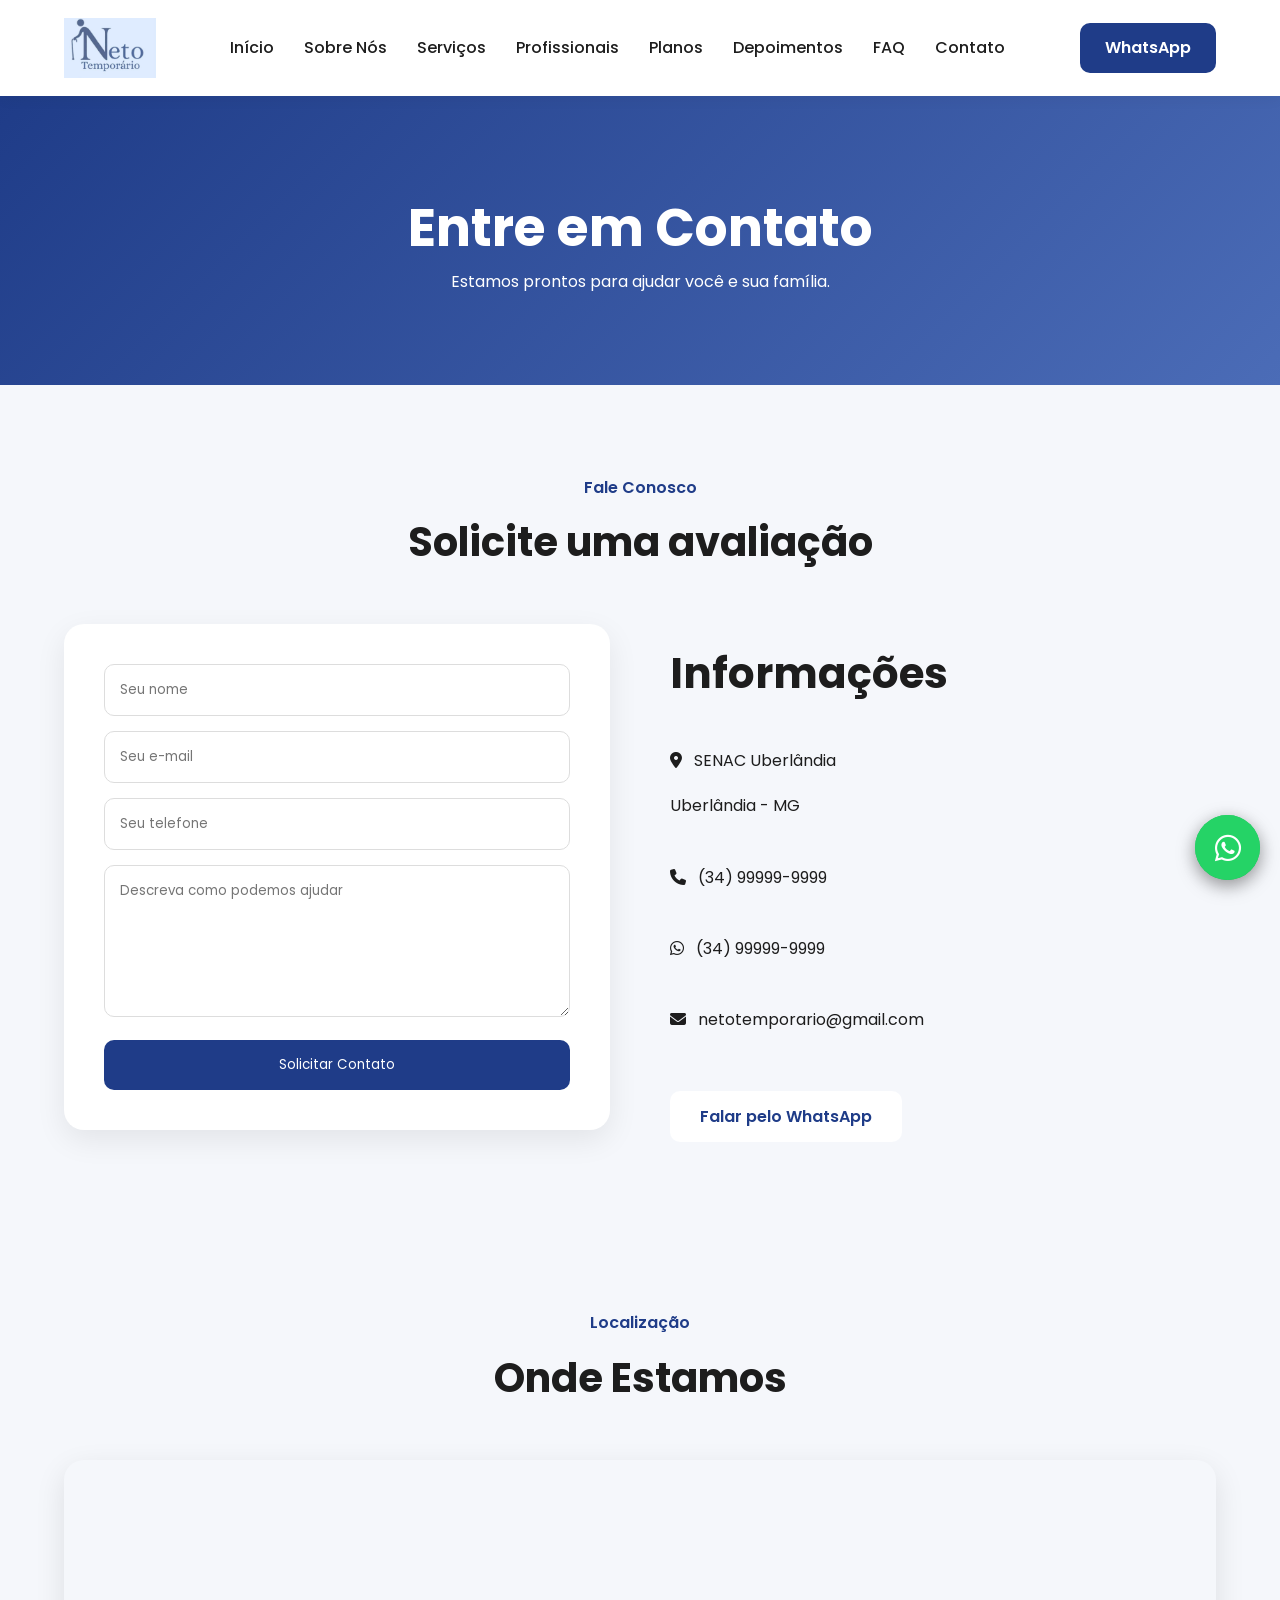
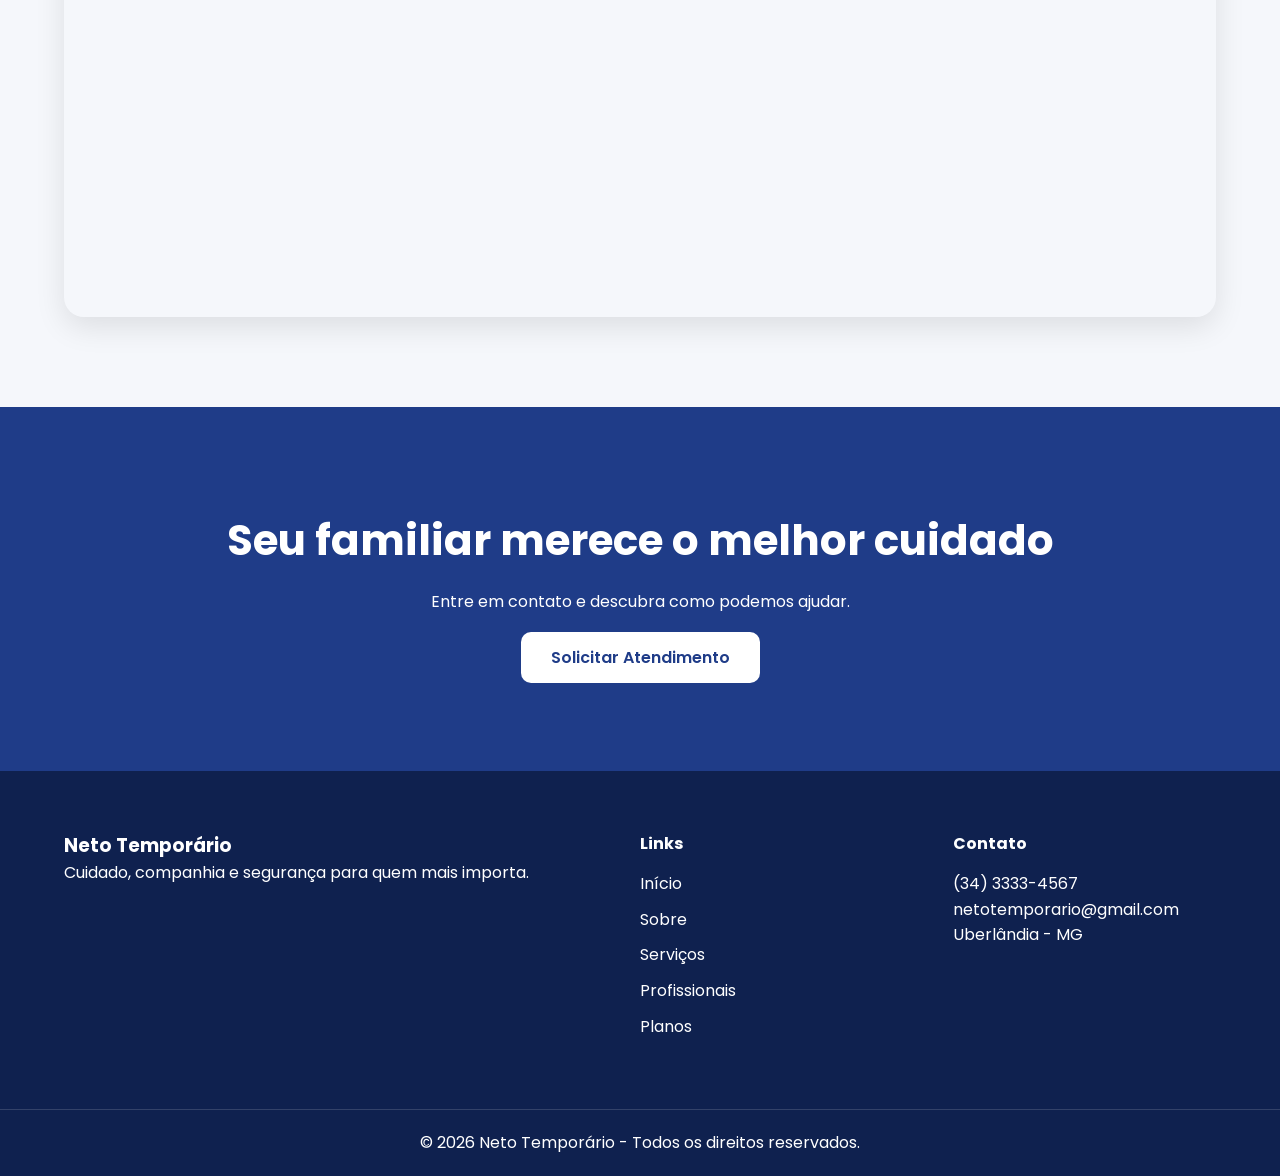
<file: neto-temporario-site/contato.html>
<!DOCTYPE html>
<html lang="pt-BR">

<head>

<meta charset="UTF-8">
<meta name="viewport" content="width=device-width, initial-scale=1.0">

<title>Contato | Neto Temporário</title>

<link rel="stylesheet" href="css/style.css">

<link href="https://fonts.googleapis.com/css2?family=Poppins:wght@300;400;500;600;700&display=swap" rel="stylesheet">

<link rel="stylesheet"
href="https://cdnjs.cloudflare.com/ajax/libs/font-awesome/6.5.2/css/all.min.css">

</head>

<body>

<header>

<div class="container nav-container">

<a href="index.html" class="logo">
<img src="img/logo.png" alt="Neto Temporário">
</a>

<nav>

<ul>
<li><a href="index.html">Início</a></li>
<li><a href="sobre.html">Sobre Nós</a></li>
<li><a href="servicos.html">Serviços</a></li>
<li><a href="profissionais.html">Profissionais</a></li>
<li><a href="planos.html">Planos</a></li>
<li><a href="depoimentos.html">Depoimentos</a></li>
<li><a href="faq.html">FAQ</a></li>
<li><a href="contato.html">Contato</a></li>
</ul>

</nav>

<a href="https://wa.me/553433334567" class="btn-nav">
WhatsApp
</a>

</div>

</header>

<section class="page-banner">

<div class="container">

<h1>Entre em Contato</h1>

<p>
Estamos prontos para ajudar você e sua família.
</p>

</div>

</section>

<section class="content-page">

<div class="container">

<div class="section-title">

<span>Fale Conosco</span>

<h2>Solicite uma avaliação</h2>

</div>

<div class="about-grid">

<div>

<div class="form-contact">

<form>

<input
type="text"
placeholder="Seu nome"
required>

<input
type="email"
placeholder="Seu e-mail"
required>

<input
type="tel"
placeholder="Seu telefone"
required>

<textarea
rows="6"
placeholder="Descreva como podemos ajudar"></textarea>

<button type="submit">
Solicitar Contato
</button>

</form>

</div>

</div>

<div>

<h2>Informações</h2>

<br>

<p>
<i class="fas fa-map-marker-alt"></i>
&nbsp;
SENAC Uberlândia
</p>

<p>
Uberlândia - MG
</p>

<br>

<p>
<i class="fas fa-phone"></i>
&nbsp;
(34) 99999-9999
</p>

<br>

<p>
<i class="fab fa-whatsapp"></i>
&nbsp;
(34) 99999-9999
</p>

<br>

<p>
<i class="fas fa-envelope"></i>
&nbsp;
netotemporario@gmail.com
</p>

<br><br>

<a
href="https://wa.me/5534999999999"
class="btn-primary">

Falar pelo WhatsApp

</a>

</div>

</div>

</div>

</section>

<section class="content-page">

<div class="container">

<div class="section-title">

<span>Localização</span>

<h2>Onde Estamos</h2>

</div>

<div style="border-radius:20px;overflow:hidden;box-shadow:0 10px 30px rgba(0,0,0,.1);">

<iframe
src="https://www.google.com/maps?q=Senac+Uberlandia+MG&output=embed"
width="100%"
height="450"
style="border:0;"
allowfullscreen=""
loading="lazy">
</iframe>

</div>

</div>

</section>

<section class="cta">

<div class="container">

<h2>
Seu familiar merece o melhor cuidado
</h2>

<p>
Entre em contato e descubra como podemos ajudar.
</p>

<a
href="https://wa.me/5534999999999"
class="btn-primary">

Solicitar Atendimento

</a>

</div>

</section>

<footer>

<div class="container footer-grid">

<div>

<h3>Neto Temporário</h3>

<p>
Cuidado, companhia e segurança para quem mais importa.
</p>

</div>

<div>

<h4>Links</h4>

<ul>

<li><a href="index.html">Início</a></li>
<li><a href="sobre.html">Sobre</a></li>
<li><a href="servicos.html">Serviços</a></li>
<li><a href="profissionais.html">Profissionais</a></li>
<li><a href="planos.html">Planos</a></li>

</ul>

</div>

<div>

<h4>Contato</h4>

<p>(34) 3333-4567</p>

<p>netotemporario@gmail.com</p>

<p>Uberlândia - MG</p>

</div>

</div>

<div class="copyright">

© 2026 Neto Temporário - Todos os direitos reservados.

</div>

</footer>

<a
href="https://wa.me/5534999999999"
style="
position:fixed;
bottom:20px;
right:20px;
width:65px;
height:65px;
background:#25D366;
color:white;
display:flex;
align-items:center;
justify-content:center;
border-radius:50%;
font-size:32px;
text-decoration:none;
box-shadow:0 5px 15px rgba(0,0,0,.2);
z-index:999;
">

<i class="fab fa-whatsapp"></i>

</a>
<a href="https://wa.me/5534999999999"
class="whatsapp-float">
    <i class="fab fa-whatsapp"></i>
</a>
<script src="js/script.js"></script>

<div vw class="enabled">
<div vw-access-button class="active"></div>
<div vw-plugin-wrapper>
<div class="vw-plugin-top-wrapper"></div>
</div>
</div>
<script src="https://vlibras.gov.br/app/vlibras-plugin.js"></script>
<script>
new window.VLibras.Widget('https://vlibras.gov.br/app');
</script>

</body>

</html>
</file>
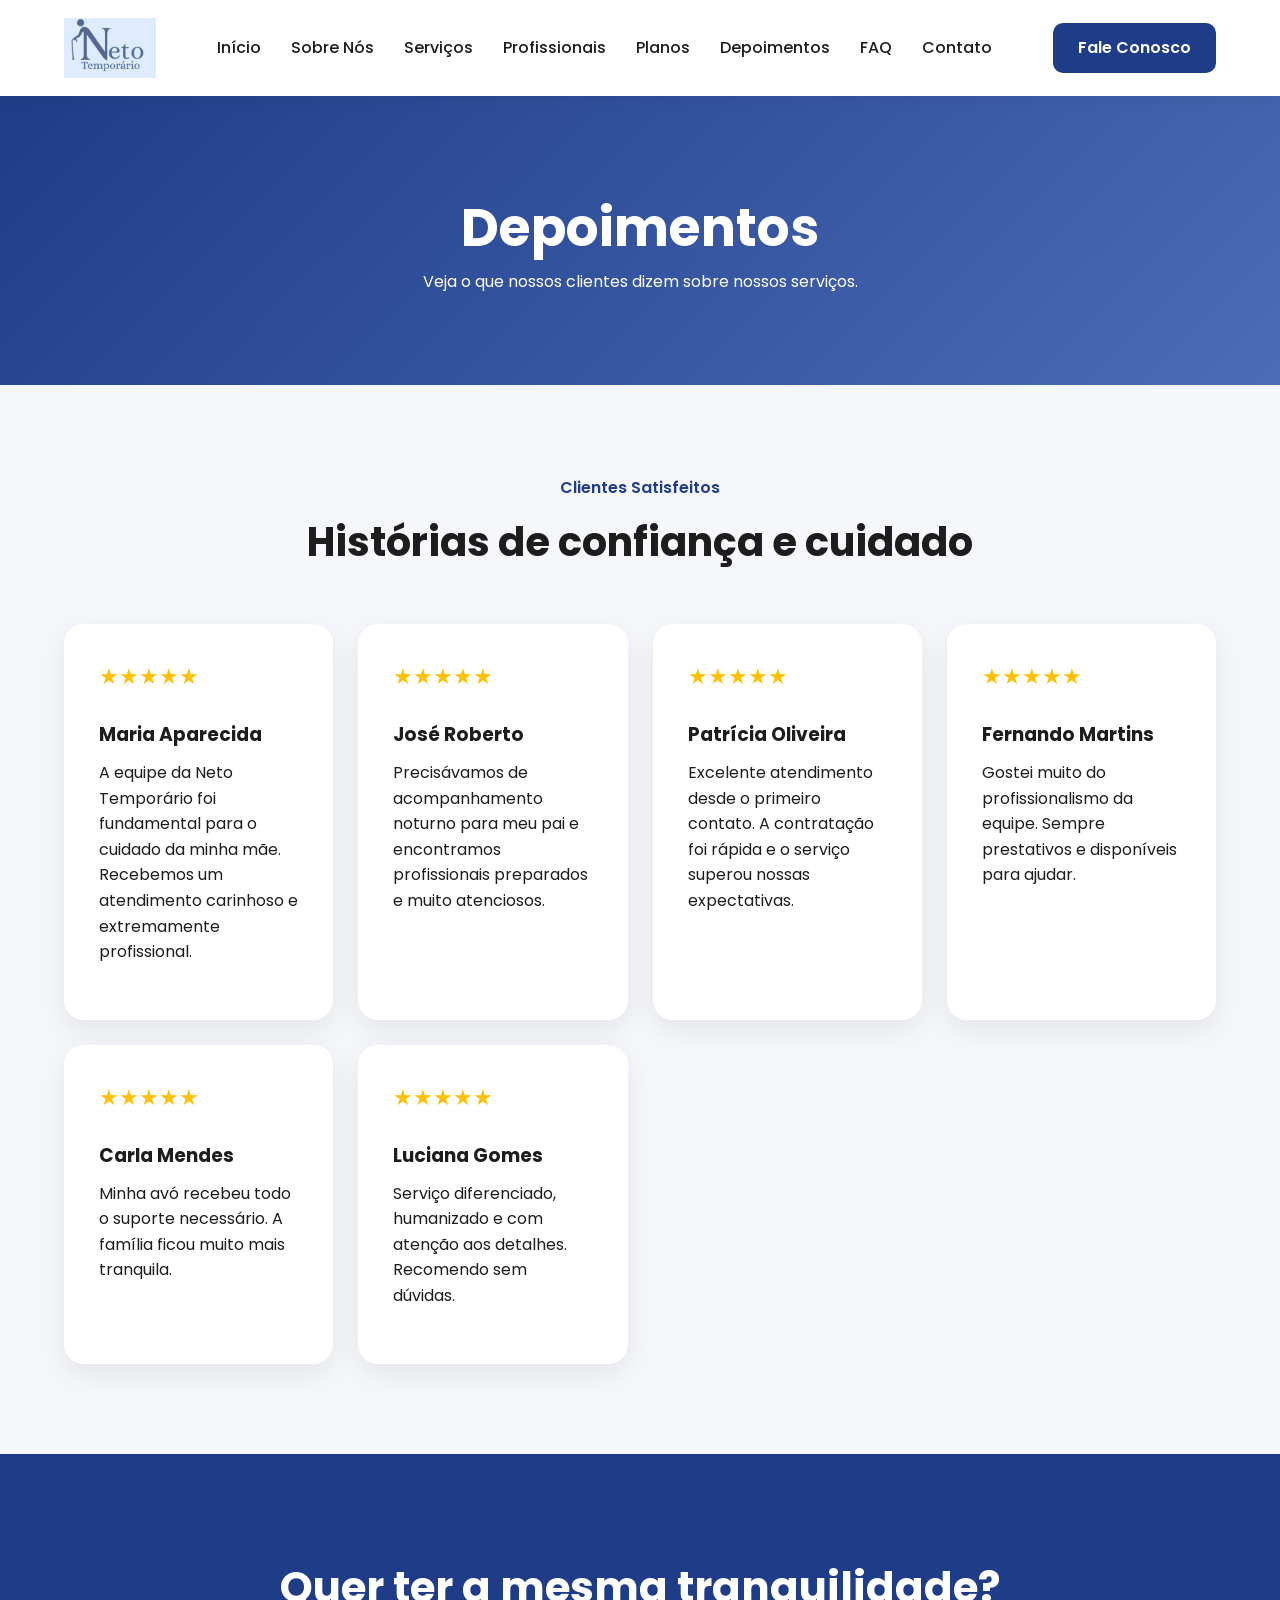
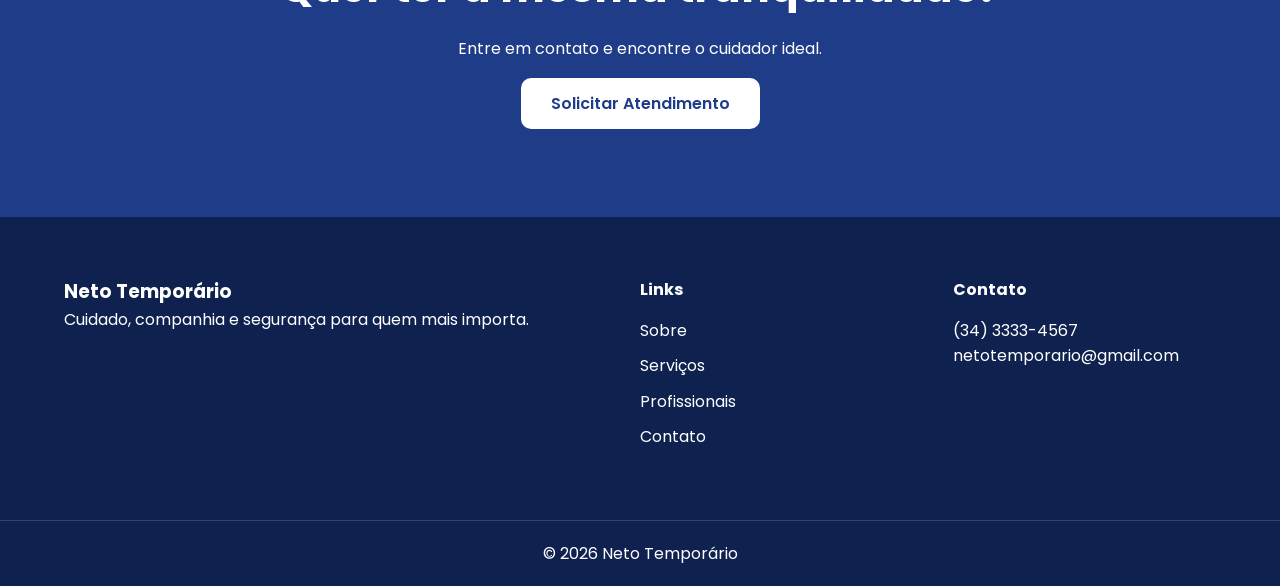
<file: neto-temporario-site/depoimentos.html>
<!DOCTYPE html>
<html lang="pt-BR">

<head>

<meta charset="UTF-8">
<meta name="viewport" content="width=device-width, initial-scale=1.0">

<title>Depoimentos | Neto Temporário</title>

<link rel="stylesheet" href="css/style.css">

<link href="https://fonts.googleapis.com/css2?family=Poppins:wght@300;400;500;600;700&display=swap" rel="stylesheet">

<link rel="stylesheet"
href="https://cdnjs.cloudflare.com/ajax/libs/font-awesome/6.5.2/css/all.min.css">

</head>

<body>

<header>

<div class="container nav-container">

<a href="index.html" class="logo">
<img src="img/logo.png" alt="Logo">
</a>

<nav>

<ul>

<li><a href="index.html">Início</a></li>
<li><a href="sobre.html">Sobre Nós</a></li>
<li><a href="servicos.html">Serviços</a></li>
<li><a href="profissionais.html">Profissionais</a></li>
<li><a href="planos.html">Planos</a></li>
<li><a href="depoimentos.html">Depoimentos</a></li>
<li><a href="faq.html">FAQ</a></li>
<li><a href="contato.html">Contato</a></li>

</ul>

</nav>

<a href="contato.html" class="btn-nav">
Fale Conosco
</a>

</div>

</header>

<section class="page-banner">

<div class="container">

<h1>Depoimentos</h1>

<p>
Veja o que nossos clientes dizem sobre nossos serviços.
</p>

</div>

</section>

<section class="content-page">

<div class="container">

<div class="section-title">

<span>Clientes Satisfeitos</span>

<h2>Histórias de confiança e cuidado</h2>

</div>

<div class="services-grid">

<div class="card">

<div style="color:#ffc107;font-size:22px;">
★★★★★
</div>

<br>

<h3>Maria Aparecida</h3>

<p>

A equipe da Neto Temporário foi fundamental para
o cuidado da minha mãe. Recebemos um atendimento
carinhoso e extremamente profissional.

</p>

</div>

<div class="card">

<div style="color:#ffc107;font-size:22px;">
★★★★★
</div>

<br>

<h3>José Roberto</h3>

<p>

Precisávamos de acompanhamento noturno para
meu pai e encontramos profissionais preparados
e muito atenciosos.

</p>

</div>

<div class="card">

<div style="color:#ffc107;font-size:22px;">
★★★★★
</div>

<br>

<h3>Patrícia Oliveira</h3>

<p>

Excelente atendimento desde o primeiro contato.
A contratação foi rápida e o serviço superou
nossas expectativas.

</p>

</div>

<div class="card">

<div style="color:#ffc107;font-size:22px;">
★★★★★
</div>

<br>

<h3>Fernando Martins</h3>

<p>

Gostei muito do profissionalismo da equipe.
Sempre prestativos e disponíveis para ajudar.

</p>

</div>

<div class="card">

<div style="color:#ffc107;font-size:22px;">
★★★★★
</div>

<br>

<h3>Carla Mendes</h3>

<p>

Minha avó recebeu todo o suporte necessário.
A família ficou muito mais tranquila.

</p>

</div>

<div class="card">

<div style="color:#ffc107;font-size:22px;">
★★★★★
</div>

<br>

<h3>Luciana Gomes</h3>

<p>

Serviço diferenciado, humanizado e com atenção
aos detalhes. Recomendo sem dúvidas.

</p>

</div>

</div>

</div>

</section>

<section class="cta">

<div class="container">

<h2>
Quer ter a mesma tranquilidade?
</h2>

<p>
Entre em contato e encontre o cuidador ideal.
</p>

<a href="contato.html" class="btn-primary">
Solicitar Atendimento
</a>

</div>

</section>

<footer>

<div class="container footer-grid">

<div>

<h3>Neto Temporário</h3>

<p>
Cuidado, companhia e segurança para quem mais importa.
</p>

</div>

<div>

<h4>Links</h4>

<ul>

<li><a href="sobre.html">Sobre</a></li>
<li><a href="servicos.html">Serviços</a></li>
<li><a href="profissionais.html">Profissionais</a></li>
<li><a href="contato.html">Contato</a></li>

</ul>

</div>

<div>

<h4>Contato</h4>

<p>(34) 3333-4567</p>
<p>netotemporario@gmail.com</p>

</div>

</div>

<div class="copyright">
© 2026 Neto Temporário
</div>

</footer>

<script src="js/script.js"></script>

<div vw class="enabled">
<div vw-access-button class="active"></div>
<div vw-plugin-wrapper>
<div class="vw-plugin-top-wrapper"></div>
</div>
</div>
<script src="https://vlibras.gov.br/app/vlibras-plugin.js"></script>
<script>
new window.VLibras.Widget('https://vlibras.gov.br/app');
</script>

</body>

</html>
</file>
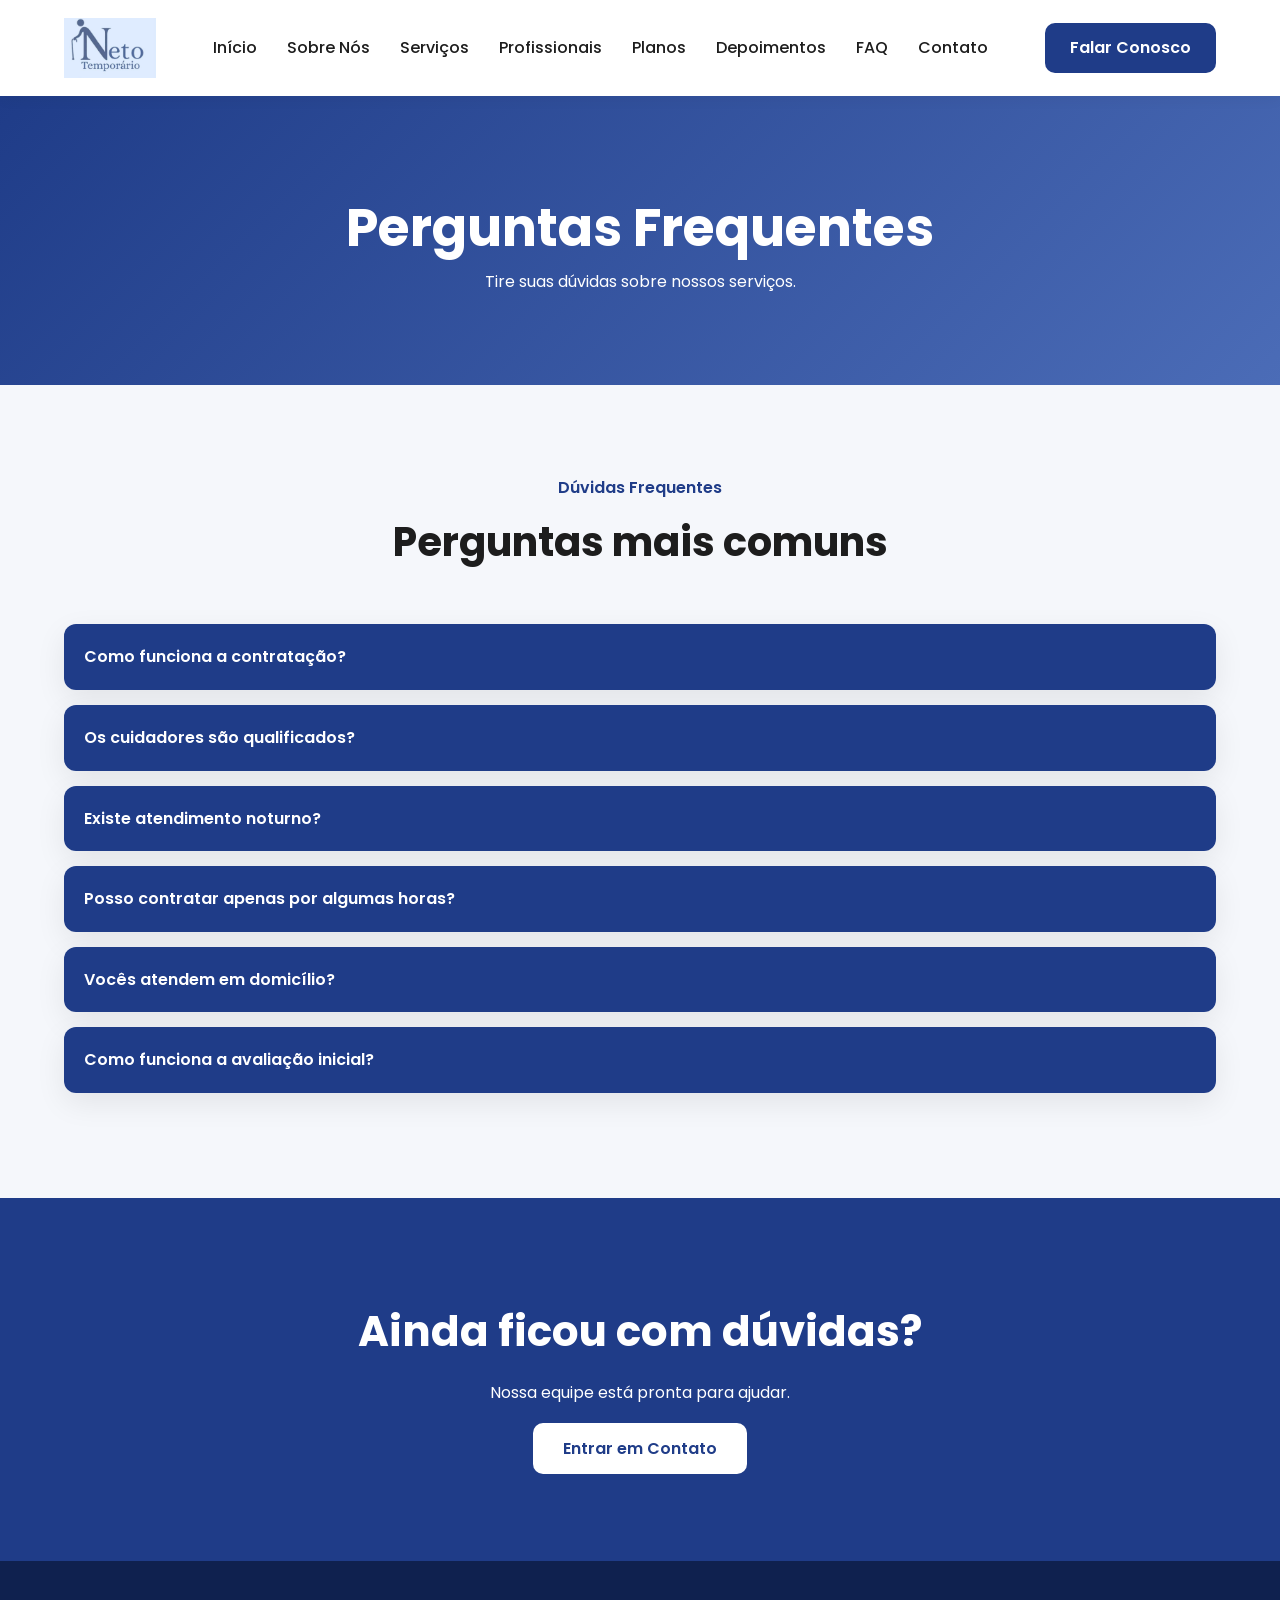
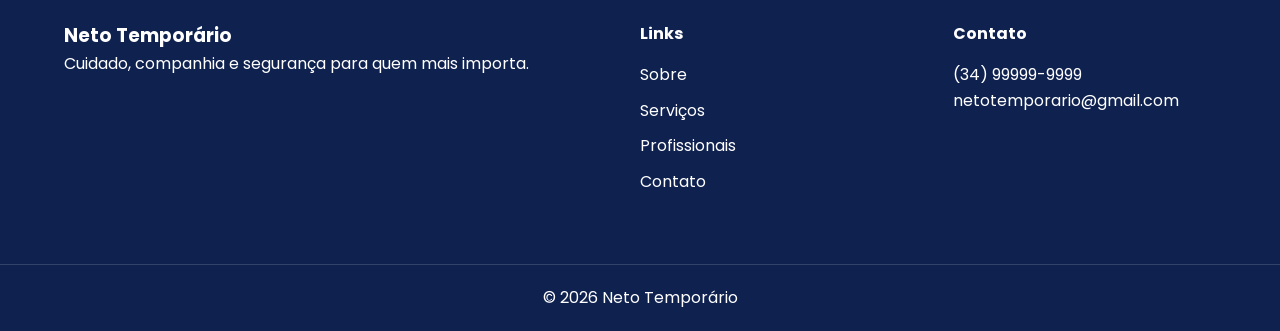
<file: neto-temporario-site/faq.html>
<!DOCTYPE html>
<html lang="pt-BR">

<head>

<meta charset="UTF-8">
<meta name="viewport" content="width=device-width, initial-scale=1.0">

<title>Perguntas Frequentes | Neto Temporário</title>

<link rel="stylesheet" href="css/style.css">

<link href="https://fonts.googleapis.com/css2?family=Poppins:wght@300;400;500;600;700&display=swap" rel="stylesheet">

</head>

<body>

<header>

<div class="container nav-container">

<a href="index.html" class="logo">
<img src="img/logo.png" alt="Logo">
</a>

<nav>

<ul>
<li><a href="index.html">Início</a></li>
<li><a href="sobre.html">Sobre Nós</a></li>
<li><a href="servicos.html">Serviços</a></li>
<li><a href="profissionais.html">Profissionais</a></li>
<li><a href="planos.html">Planos</a></li>
<li><a href="depoimentos.html">Depoimentos</a></li>
<li><a href="faq.html">FAQ</a></li>
<li><a href="contato.html">Contato</a></li>
</ul>

</nav>

<a href="contato.html" class="btn-nav">
Falar Conosco
</a>

</div>

</header>

<section class="page-banner">

<div class="container">

<h1>Perguntas Frequentes</h1>

<p>
Tire suas dúvidas sobre nossos serviços.
</p>

</div>

</section>

<section class="content-page">

<div class="container">

<div class="section-title">

<span>Dúvidas Frequentes</span>

<h2>Perguntas mais comuns</h2>

</div>

<div class="faq-item">

<div class="faq-question">
Como funciona a contratação?
</div>

<div class="faq-answer">

Após o contato, realizamos uma avaliação das necessidades da família
e indicamos o profissional mais adequado para o atendimento.

</div>

</div>

<div class="faq-item">

<div class="faq-question">
Os cuidadores são qualificados?
</div>

<div class="faq-answer">

Sim. Todos os profissionais passam por processo seletivo
e análise de experiência antes de integrarem nossa equipe.

</div>

</div>

<div class="faq-item">

<div class="faq-question">
Existe atendimento noturno?
</div>

<div class="faq-answer">

Sim. Possuímos cuidadores disponíveis para plantões noturnos
e acompanhamento durante toda a madrugada.

</div>

</div>

<div class="faq-item">

<div class="faq-question">
Posso contratar apenas por algumas horas?
</div>

<div class="faq-answer">

Sim. Temos opções flexíveis de contratação por horas,
diárias, períodos específicos ou acompanhamento contínuo.

</div>

</div>

<div class="faq-item">

<div class="faq-question">
Vocês atendem em domicílio?
</div>

<div class="faq-answer">

Sim. Nosso principal foco é o atendimento domiciliar,
proporcionando conforto e segurança no ambiente familiar.

</div>

</div>

<div class="faq-item">

<div class="faq-question">
Como funciona a avaliação inicial?
</div>

<div class="faq-answer">

Nossa equipe conversa com a família para entender as necessidades
do paciente e definir o melhor plano de atendimento.

</div>

</div>

</div>

</section>

<section class="cta">

<div class="container">

<h2>
Ainda ficou com dúvidas?
</h2>

<p>
Nossa equipe está pronta para ajudar.
</p>

<a href="contato.html" class="btn-primary">
Entrar em Contato
</a>

</div>

</section>

<footer>

<div class="container footer-grid">

<div>

<h3>Neto Temporário</h3>

<p>
Cuidado, companhia e segurança para quem mais importa.
</p>

</div>

<div>

<h4>Links</h4>

<ul>
<li><a href="sobre.html">Sobre</a></li>
<li><a href="servicos.html">Serviços</a></li>
<li><a href="profissionais.html">Profissionais</a></li>
<li><a href="contato.html">Contato</a></li>
</ul>

</div>

<div>

<h4>Contato</h4>

<p>(34) 99999-9999</p>
<p>netotemporario@gmail.com</p>

</div>

</div>

<div class="copyright">
© 2026 Neto Temporário
</div>

</footer>

<script src="js/script.js"></script>

<div vw class="enabled">
<div vw-access-button class="active"></div>
<div vw-plugin-wrapper>
<div class="vw-plugin-top-wrapper"></div>
</div>
</div>
<script src="https://vlibras.gov.br/app/vlibras-plugin.js"></script>
<script>
new window.VLibras.Widget('https://vlibras.gov.br/app');
</script>

</body>

</html>
</file>
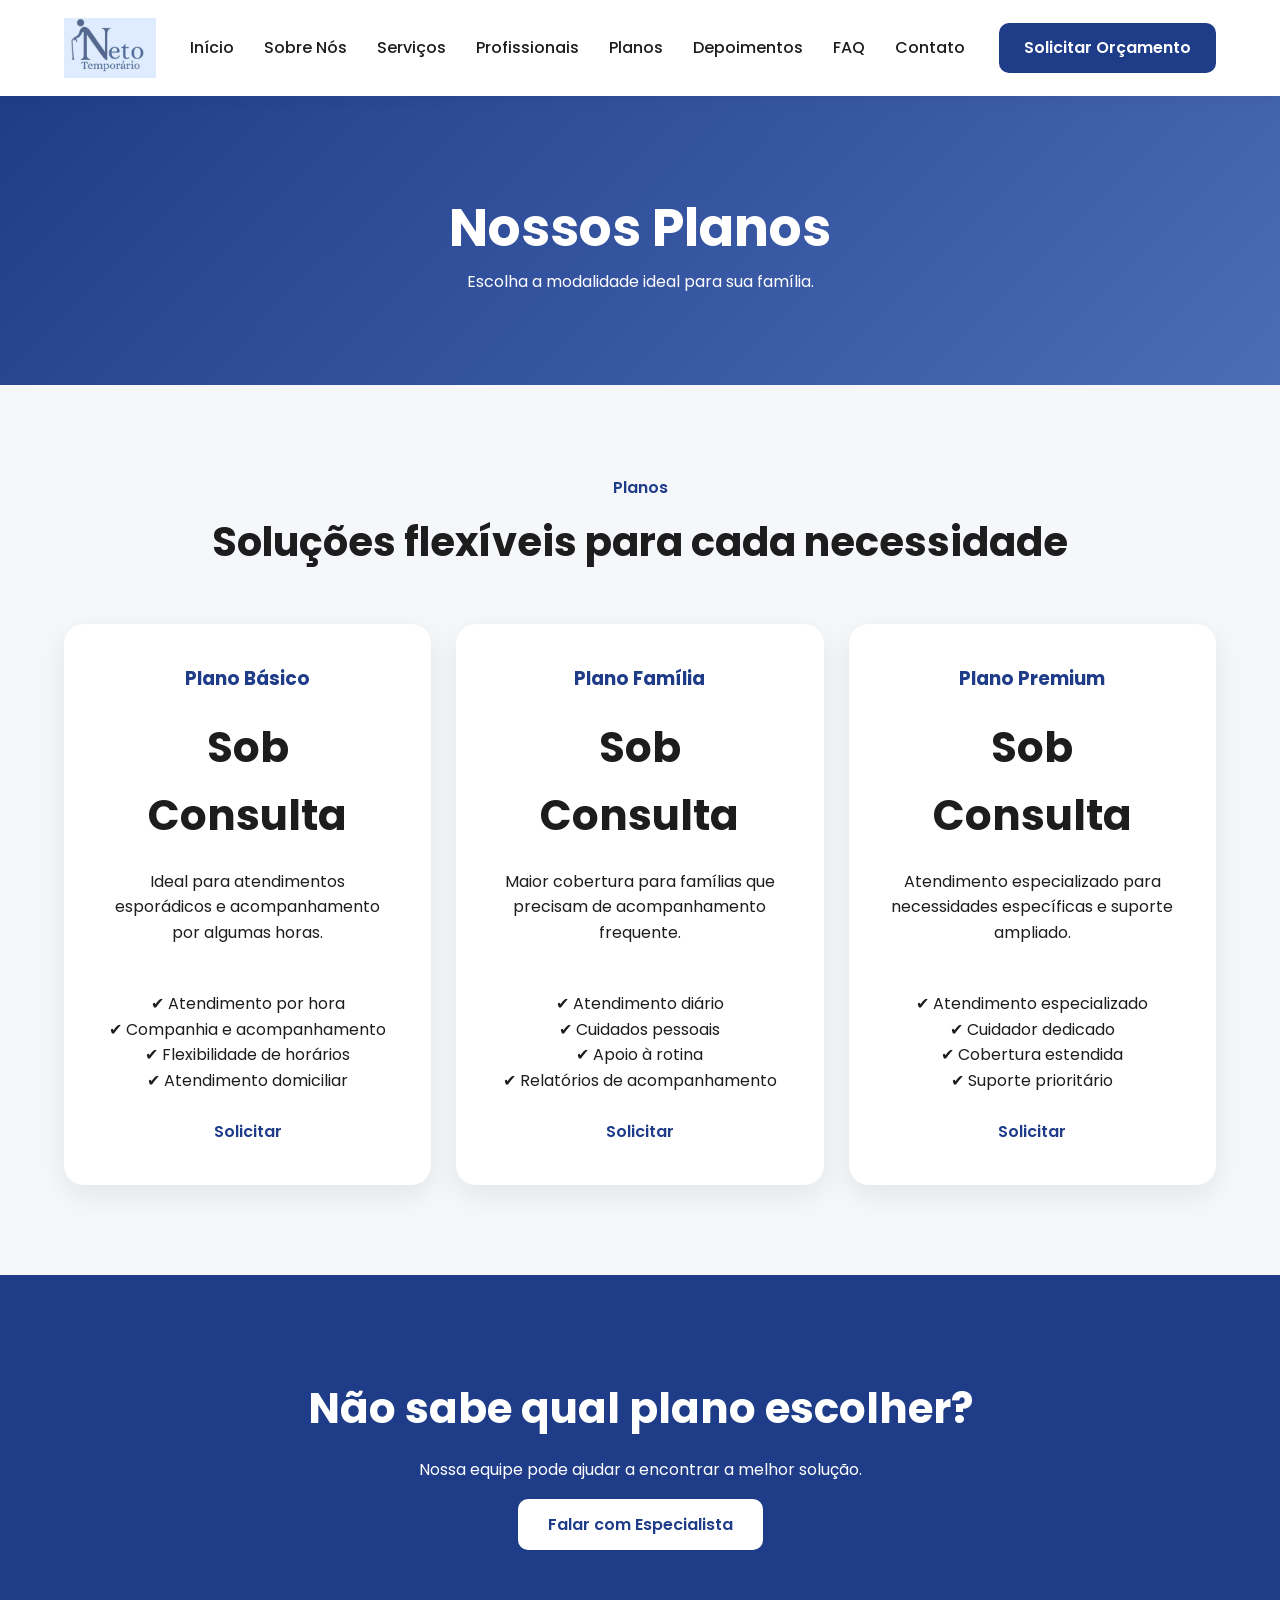
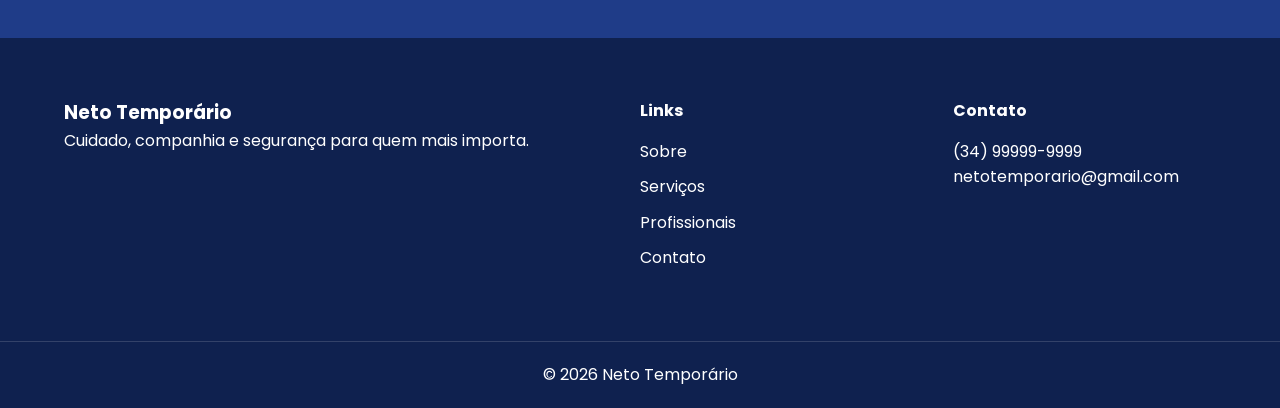
<file: neto-temporario-site/planos.html>
<!DOCTYPE html>
<html lang="pt-BR">

<head>

<meta charset="UTF-8">
<meta name="viewport" content="width=device-width, initial-scale=1.0">

<title>Planos | Neto Temporário</title>

<link rel="stylesheet" href="css/style.css">

<link href="https://fonts.googleapis.com/css2?family=Poppins:wght@300;400;500;600;700&display=swap" rel="stylesheet">

</head>

<body>

<header>

<div class="container nav-container">

<a href="index.html" class="logo">
<img src="img/logo.png" alt="Logo">
</a>

<nav>

<ul>
<li><a href="index.html">Início</a></li>
<li><a href="sobre.html">Sobre Nós</a></li>
<li><a href="servicos.html">Serviços</a></li>
<li><a href="profissionais.html">Profissionais</a></li>
<li><a href="planos.html">Planos</a></li>
<li><a href="depoimentos.html">Depoimentos</a></li>
<li><a href="faq.html">FAQ</a></li>
<li><a href="contato.html">Contato</a></li>
</ul>

</nav>

<a href="contato.html" class="btn-nav">
Solicitar Orçamento
</a>

</div>

</header>

<section class="page-banner">

<div class="container">

<h1>Nossos Planos</h1>

<p>
Escolha a modalidade ideal para sua família.
</p>

</div>

</section>

<section class="content-page">

<div class="container">

<div class="section-title">

<span>Planos</span>

<h2>Soluções flexíveis para cada necessidade</h2>

</div>

<div class="plan-grid">

<div class="plan-card">

<h3>Plano Básico</h3>

<div class="plan-price">
Sob Consulta
</div>

<p>
Ideal para atendimentos esporádicos
e acompanhamento por algumas horas.
</p>

<br>

<ul>
<li>✔ Atendimento por hora</li>
<li>✔ Companhia e acompanhamento</li>
<li>✔ Flexibilidade de horários</li>
<li>✔ Atendimento domiciliar</li>
</ul>

<br>

<a href="contato.html" class="btn-primary">
Solicitar
</a>

</div>

<div class="plan-card">

<h3>Plano Família</h3>

<div class="plan-price">
Sob Consulta
</div>

<p>
Maior cobertura para famílias que
precisam de acompanhamento frequente.
</p>

<br>

<ul>
<li>✔ Atendimento diário</li>
<li>✔ Cuidados pessoais</li>
<li>✔ Apoio à rotina</li>
<li>✔ Relatórios de acompanhamento</li>
</ul>

<br>

<a href="contato.html" class="btn-primary">
Solicitar
</a>

</div>

<div class="plan-card">

<h3>Plano Premium</h3>

<div class="plan-price">
Sob Consulta
</div>

<p>
Atendimento especializado para
necessidades específicas e suporte ampliado.
</p>

<br>

<ul>
<li>✔ Atendimento especializado</li>
<li>✔ Cuidador dedicado</li>
<li>✔ Cobertura estendida</li>
<li>✔ Suporte prioritário</li>
</ul>

<br>

<a href="contato.html" class="btn-primary">
Solicitar
</a>

</div>

</div>

</div>

</section>

<section class="cta">

<div class="container">

<h2>
Não sabe qual plano escolher?
</h2>

<p>
Nossa equipe pode ajudar a encontrar a melhor solução.
</p>

<a href="contato.html" class="btn-primary">
Falar com Especialista
</a>

</div>

</section>

<footer>

<div class="container footer-grid">

<div>

<h3>Neto Temporário</h3>

<p>
Cuidado, companhia e segurança para quem mais importa.
</p>

</div>

<div>

<h4>Links</h4>

<ul>
<li><a href="sobre.html">Sobre</a></li>
<li><a href="servicos.html">Serviços</a></li>
<li><a href="profissionais.html">Profissionais</a></li>
<li><a href="contato.html">Contato</a></li>
</ul>

</div>

<div>

<h4>Contato</h4>

<p>(34) 99999-9999</p>
<p>netotemporario@gmail.com</p>

</div>

</div>

<div class="copyright">
© 2026 Neto Temporário
</div>

</footer>

<script src="js/script.js"></script>

<div vw class="enabled">
<div vw-access-button class="active"></div>
<div vw-plugin-wrapper>
<div class="vw-plugin-top-wrapper"></div>
</div>
</div>
<script src="https://vlibras.gov.br/app/vlibras-plugin.js"></script>
<script>
new window.VLibras.Widget('https://vlibras.gov.br/app');
</script>

</body>

</html>
</file>
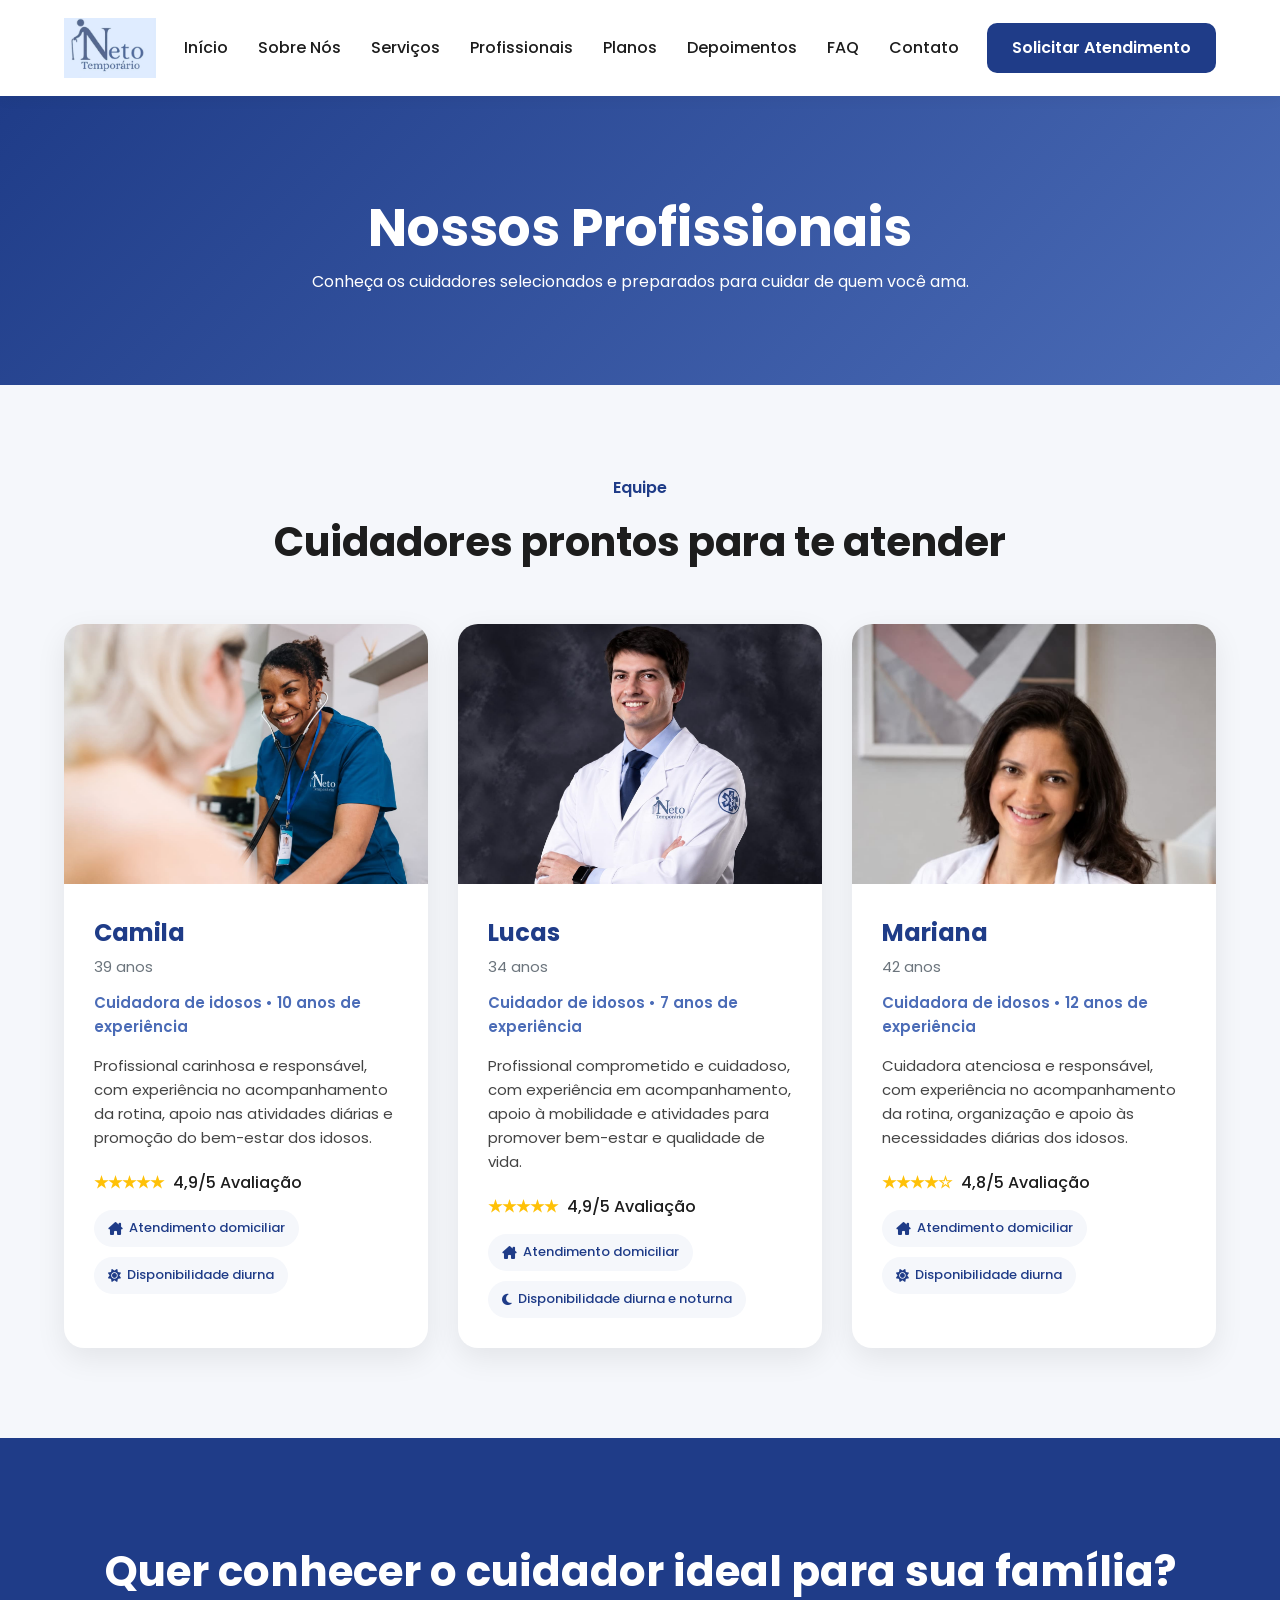
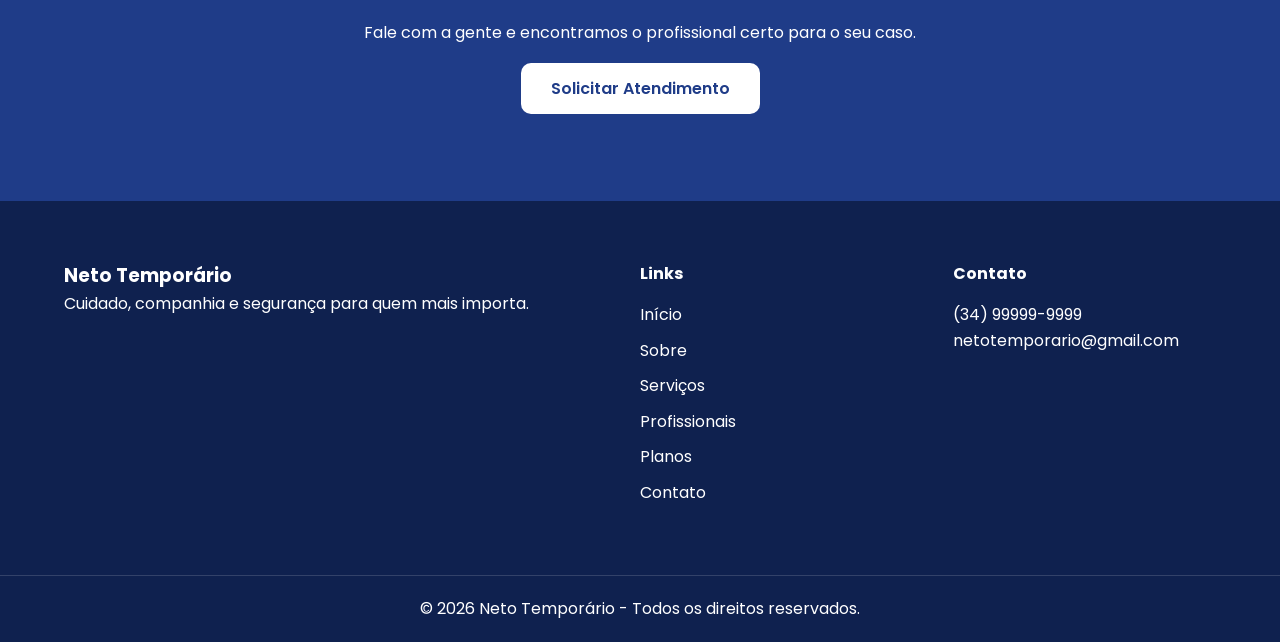
<file: neto-temporario-site/profissionais.html>
<!DOCTYPE html>
<html lang="pt-BR">

<head>

<meta charset="UTF-8">
<meta name="viewport" content="width=device-width, initial-scale=1.0">

<title>Profissionais | Neto Temporário</title>

<link rel="stylesheet" href="css/style.css">

<link href="https://fonts.googleapis.com/css2?family=Poppins:wght@300;400;500;600;700&display=swap" rel="stylesheet">

<link rel="stylesheet"
href="https://cdnjs.cloudflare.com/ajax/libs/font-awesome/6.5.2/css/all.min.css">

</head>

<body>

<header>

<div class="container nav-container">

<a href="index.html" class="logo">
<img src="img/logo.png" alt="Neto Temporário">
</a>

<nav>

<ul>

<li><a href="index.html">Início</a></li>
<li><a href="sobre.html">Sobre Nós</a></li>
<li><a href="servicos.html">Serviços</a></li>
<li><a href="profissionais.html">Profissionais</a></li>
<li><a href="planos.html">Planos</a></li>
<li><a href="depoimentos.html">Depoimentos</a></li>
<li><a href="faq.html">FAQ</a></li>
<li><a href="contato.html">Contato</a></li>

</ul>

</nav>

<a href="contato.html" class="btn-nav">
Solicitar Atendimento
</a>

</div>

</header>

<section class="page-banner">

<div class="container">

<h1>Nossos Profissionais</h1>

<p>
Conheça os cuidadores selecionados e preparados para cuidar de quem você ama.
</p>

</div>

</section>

<section class="content-page">

<div class="container">

<div class="section-title">

<span>Equipe</span>

<h2>Cuidadores prontos para te atender</h2>

</div>

<div class="prof-grid">

<div class="prof-card">

<img src="img/cuidadora-camila.jpg" alt="Camila, cuidadora de idosos" class="prof-photo">

<div class="prof-body">

<h3 class="prof-name">Camila</h3>
<div class="prof-age">39 anos</div>

<div class="prof-role">Cuidadora de idosos &bull; 10 anos de experiência</div>

<p class="prof-desc">
Profissional carinhosa e responsável, com experiência no acompanhamento
da rotina, apoio nas atividades diárias e promoção do bem-estar dos idosos.
</p>

<div class="prof-rating">
★★★★★ <span>4,9/5 Avaliação</span>
</div>

<div class="prof-tags">

<div class="prof-tag">
<i class="fas fa-house-chimney"></i>
Atendimento domiciliar
</div>

<div class="prof-tag">
<i class="fas fa-sun"></i>
Disponibilidade diurna
</div>

</div>

</div>

</div>

<div class="prof-card">

<img src="img/cuidador-lucas.jpg" alt="Lucas, cuidador de idosos" class="prof-photo">

<div class="prof-body">

<h3 class="prof-name">Lucas</h3>
<div class="prof-age">34 anos</div>

<div class="prof-role">Cuidador de idosos &bull; 7 anos de experiência</div>

<p class="prof-desc">
Profissional comprometido e cuidadoso, com experiência em acompanhamento,
apoio à mobilidade e atividades para promover bem-estar e qualidade de vida.
</p>

<div class="prof-rating">
★★★★★ <span>4,9/5 Avaliação</span>
</div>

<div class="prof-tags">

<div class="prof-tag">
<i class="fas fa-house-chimney"></i>
Atendimento domiciliar
</div>

<div class="prof-tag">
<i class="fas fa-moon"></i>
Disponibilidade diurna e noturna
</div>

</div>

</div>

</div>

<div class="prof-card">

<img src="img/cuidadora-mariana.jpg" alt="Mariana, cuidadora de idosos" class="prof-photo">

<div class="prof-body">

<h3 class="prof-name">Mariana</h3>
<div class="prof-age">42 anos</div>

<div class="prof-role">Cuidadora de idosos &bull; 12 anos de experiência</div>

<p class="prof-desc">
Cuidadora atenciosa e responsável, com experiência no acompanhamento da
rotina, organização e apoio às necessidades diárias dos idosos.
</p>

<div class="prof-rating">
★★★★☆ <span>4,8/5 Avaliação</span>
</div>

<div class="prof-tags">

<div class="prof-tag">
<i class="fas fa-house-chimney"></i>
Atendimento domiciliar
</div>

<div class="prof-tag">
<i class="fas fa-sun"></i>
Disponibilidade diurna
</div>

</div>

</div>

</div>

</div>

</div>

</section>

<section class="cta">

<div class="container">

<h2>
Quer conhecer o cuidador ideal para sua família?
</h2>

<p>
Fale com a gente e encontramos o profissional certo para o seu caso.
</p>

<a href="contato.html" class="btn-primary">
Solicitar Atendimento
</a>

</div>

</section>

<footer>

<div class="container footer-grid">

<div>

<h3>Neto Temporário</h3>

<p>
Cuidado, companhia e segurança para quem mais importa.
</p>

</div>

<div>

<h4>Links</h4>

<ul>

<li><a href="index.html">Início</a></li>
<li><a href="sobre.html">Sobre</a></li>
<li><a href="servicos.html">Serviços</a></li>
<li><a href="profissionais.html">Profissionais</a></li>
<li><a href="planos.html">Planos</a></li>
<li><a href="contato.html">Contato</a></li>

</ul>

</div>

<div>

<h4>Contato</h4>

<p>(34) 99999-9999</p>

<p>netotemporario@gmail.com</p>

</div>

</div>

<div class="copyright">

© 2026 Neto Temporário - Todos os direitos reservados.

</div>

</footer>

<script src="js/script.js"></script>

<div vw class="enabled">
<div vw-access-button class="active"></div>
<div vw-plugin-wrapper>
<div class="vw-plugin-top-wrapper"></div>
</div>
</div>
<script src="https://vlibras.gov.br/app/vlibras-plugin.js"></script>
<script>
new window.VLibras.Widget('https://vlibras.gov.br/app');
</script>

</body>

</html>
</file>
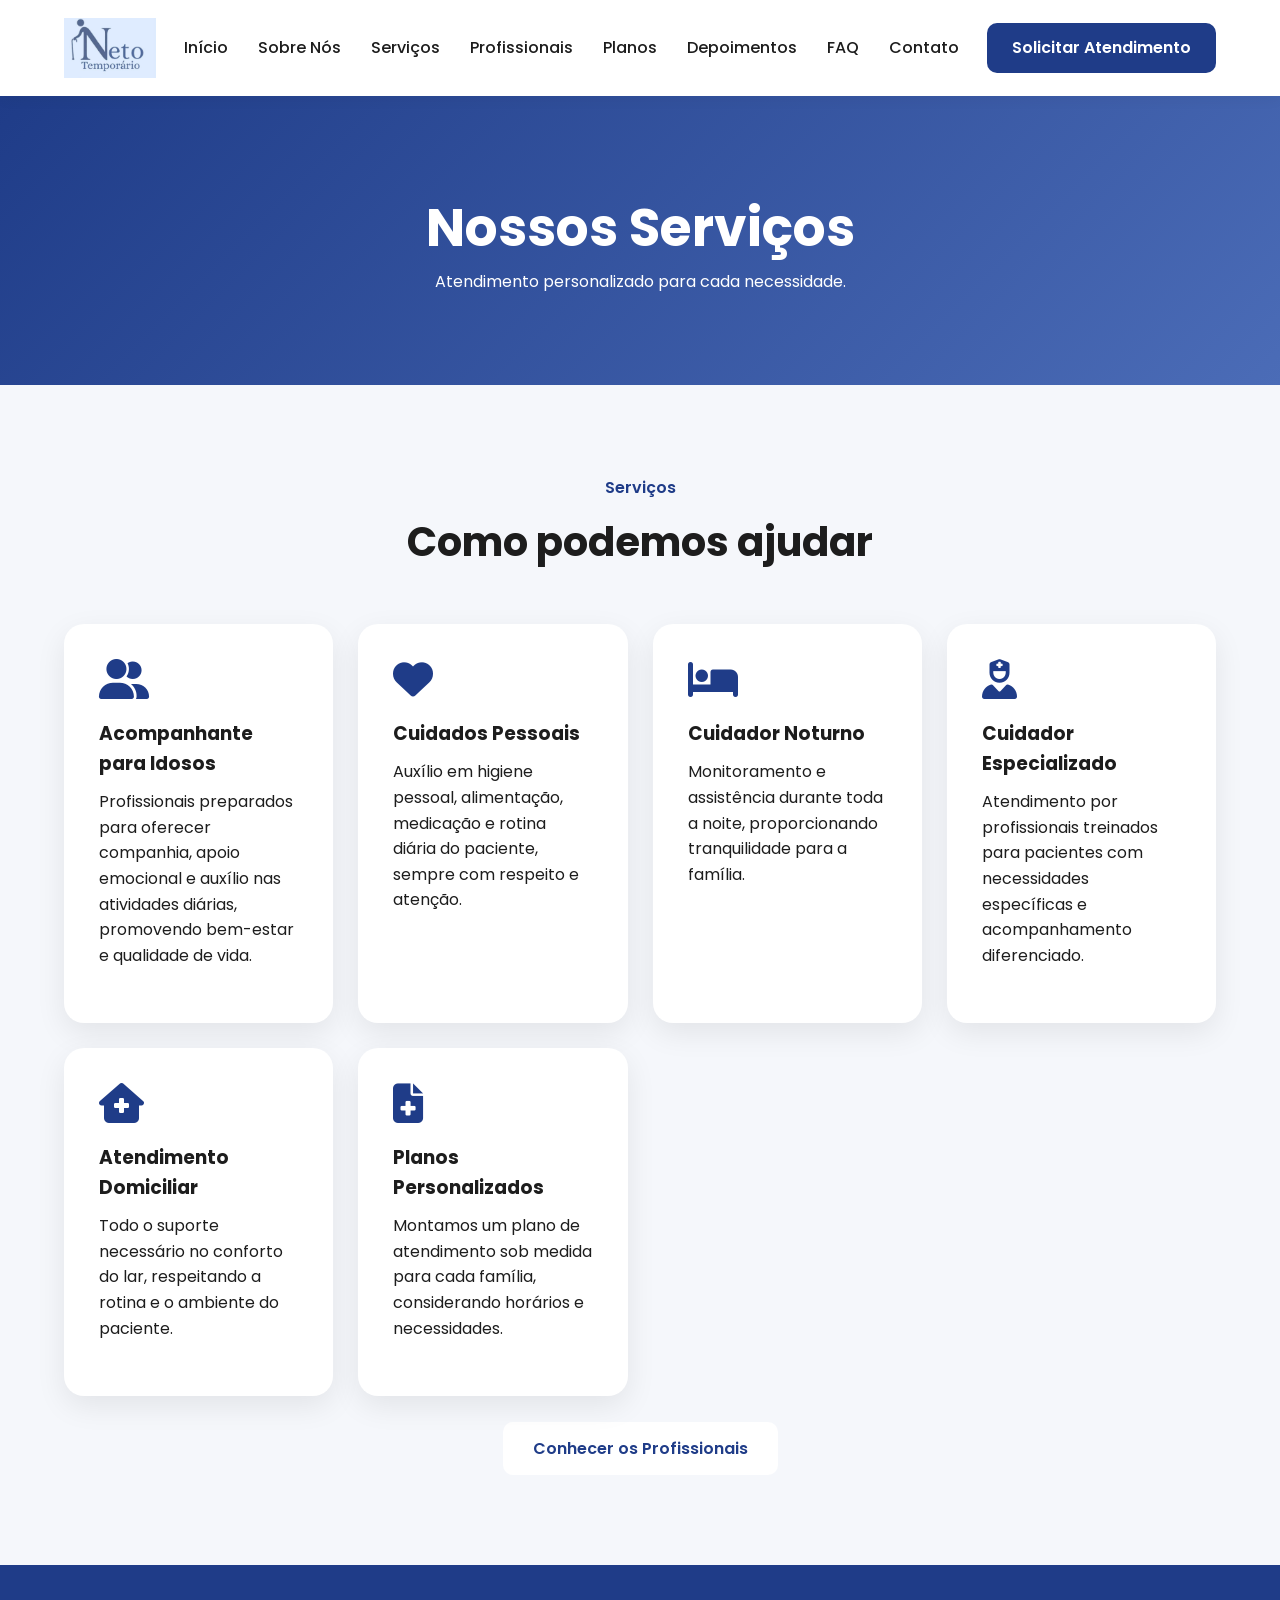
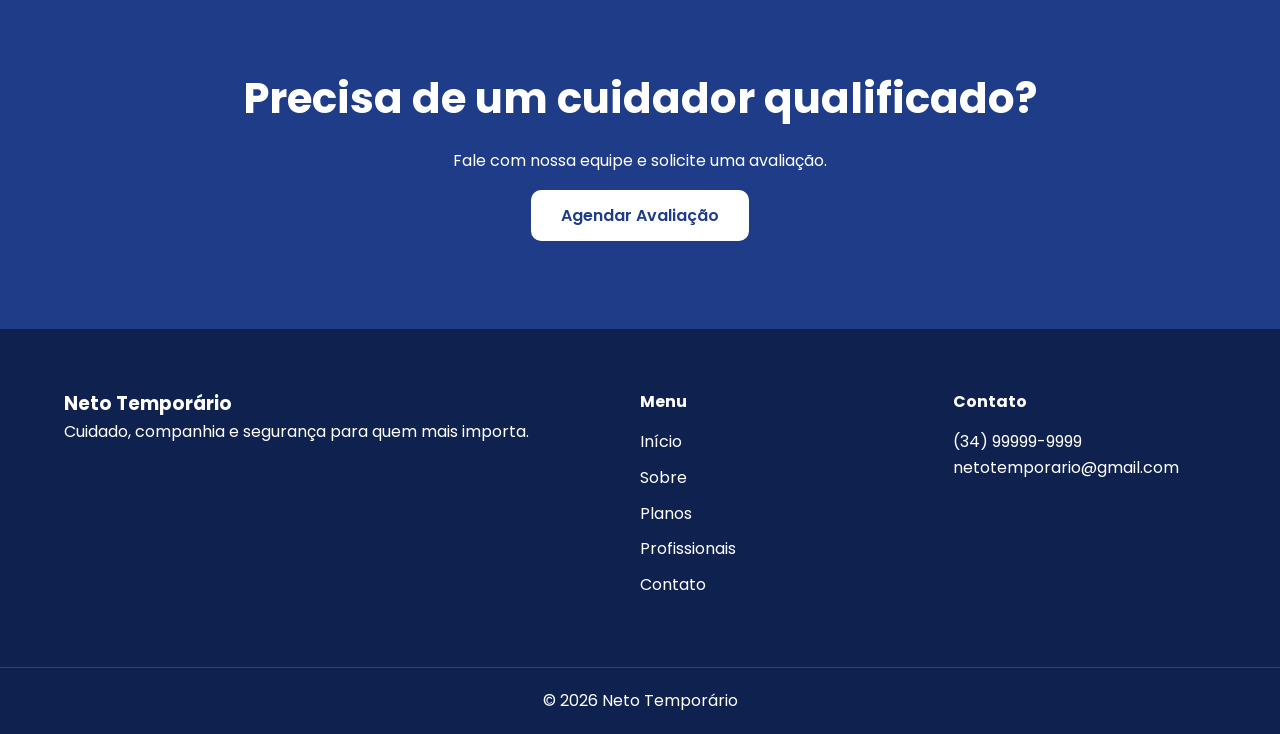
<file: neto-temporario-site/servicos.html>
<!DOCTYPE html>
<html lang="pt-BR">

<head>

<meta charset="UTF-8">
<meta name="viewport" content="width=device-width, initial-scale=1.0">

<title>Serviços | Neto Temporário</title>

<link rel="stylesheet" href="css/style.css">

<link href="https://fonts.googleapis.com/css2?family=Poppins:wght@300;400;500;600;700&display=swap" rel="stylesheet">

<link rel="stylesheet"
href="https://cdnjs.cloudflare.com/ajax/libs/font-awesome/6.5.2/css/all.min.css">

</head>

<body>

<header>

<div class="container nav-container">

<a href="index.html" class="logo">
<img src="img/logo.png" alt="Logo">
</a>

<nav>

<ul>

<li><a href="index.html">Início</a></li>
<li><a href="sobre.html">Sobre Nós</a></li>
<li><a href="servicos.html">Serviços</a></li>
<li><a href="profissionais.html">Profissionais</a></li>
<li><a href="planos.html">Planos</a></li>
<li><a href="depoimentos.html">Depoimentos</a></li>
<li><a href="faq.html">FAQ</a></li>
<li><a href="contato.html">Contato</a></li>

</ul>

</nav>

<a href="contato.html" class="btn-nav">
Solicitar Atendimento
</a>

</div>

</header>

<section class="page-banner">

<div class="container">

<h1>Nossos Serviços</h1>

<p>
Atendimento personalizado para cada necessidade.
</p>

</div>

</section>

<section class="content-page">

<div class="container">

<div class="section-title">

<span>Serviços</span>

<h2>Como podemos ajudar</h2>

</div>

<div class="services-grid">

<div class="card">

<i class="fas fa-user-friends"></i>

<h3>Acompanhante para Idosos</h3>

<p>

Profissionais preparados para oferecer companhia,
apoio emocional e auxílio nas atividades diárias,
promovendo bem-estar e qualidade de vida.

</p>

</div>

<div class="card">

<i class="fas fa-heart"></i>

<h3>Cuidados Pessoais</h3>

<p>

Auxílio em higiene pessoal, alimentação,
medicação e rotina diária do paciente,
sempre com respeito e atenção.

</p>

</div>

<div class="card">

<i class="fas fa-bed"></i>

<h3>Cuidador Noturno</h3>

<p>

Monitoramento e assistência durante toda
a noite, proporcionando tranquilidade
para a família.

</p>

</div>

<div class="card">

<i class="fas fa-user-nurse"></i>

<h3>Cuidador Especializado</h3>

<p>

Atendimento por profissionais treinados
para pacientes com necessidades específicas
e acompanhamento diferenciado.

</p>

</div>

<div class="card">

<i class="fas fa-house-medical"></i>

<h3>Atendimento Domiciliar</h3>

<p>

Todo o suporte necessário no conforto
do lar, respeitando a rotina e o ambiente
do paciente.

</p>

</div>

<div class="card">

<i class="fas fa-file-medical"></i>

<h3>Planos Personalizados</h3>

<p>

Montamos um plano de atendimento
sob medida para cada família,
considerando horários e necessidades.

</p>

</div>

</div>

<br>

<div style="text-align:center;">
<a href="profissionais.html" class="btn-primary" style="display:inline-block;">
Conhecer os Profissionais
</a>
</div>

</div>

</section>

<section class="cta">

<div class="container">

<h2>
Precisa de um cuidador qualificado?
</h2>

<p>
Fale com nossa equipe e solicite uma avaliação.
</p>

<a href="contato.html" class="btn-primary">
Agendar Avaliação
</a>

</div>

</section>

<footer>

<div class="container footer-grid">

<div>

<h3>Neto Temporário</h3>

<p>
Cuidado, companhia e segurança para quem mais importa.
</p>

</div>

<div>

<h4>Menu</h4>

<ul>

<li><a href="index.html">Início</a></li>
<li><a href="sobre.html">Sobre</a></li>
<li><a href="planos.html">Planos</a></li>
<li><a href="profissionais.html">Profissionais</a></li>
<li><a href="contato.html">Contato</a></li>

</ul>

</div>

<div>

<h4>Contato</h4>

<p>(34) 99999-9999</p>

<p>netotemporario@gmail.com</p>

</div>

</div>

<div class="copyright">

© 2026 Neto Temporário

</div>

</footer>

<script src="js/script.js"></script>

<div vw class="enabled">
<div vw-access-button class="active"></div>
<div vw-plugin-wrapper>
<div class="vw-plugin-top-wrapper"></div>
</div>
</div>
<script src="https://vlibras.gov.br/app/vlibras-plugin.js"></script>
<script>
new window.VLibras.Widget('https://vlibras.gov.br/app');
</script>

</body>

</html>
</file>
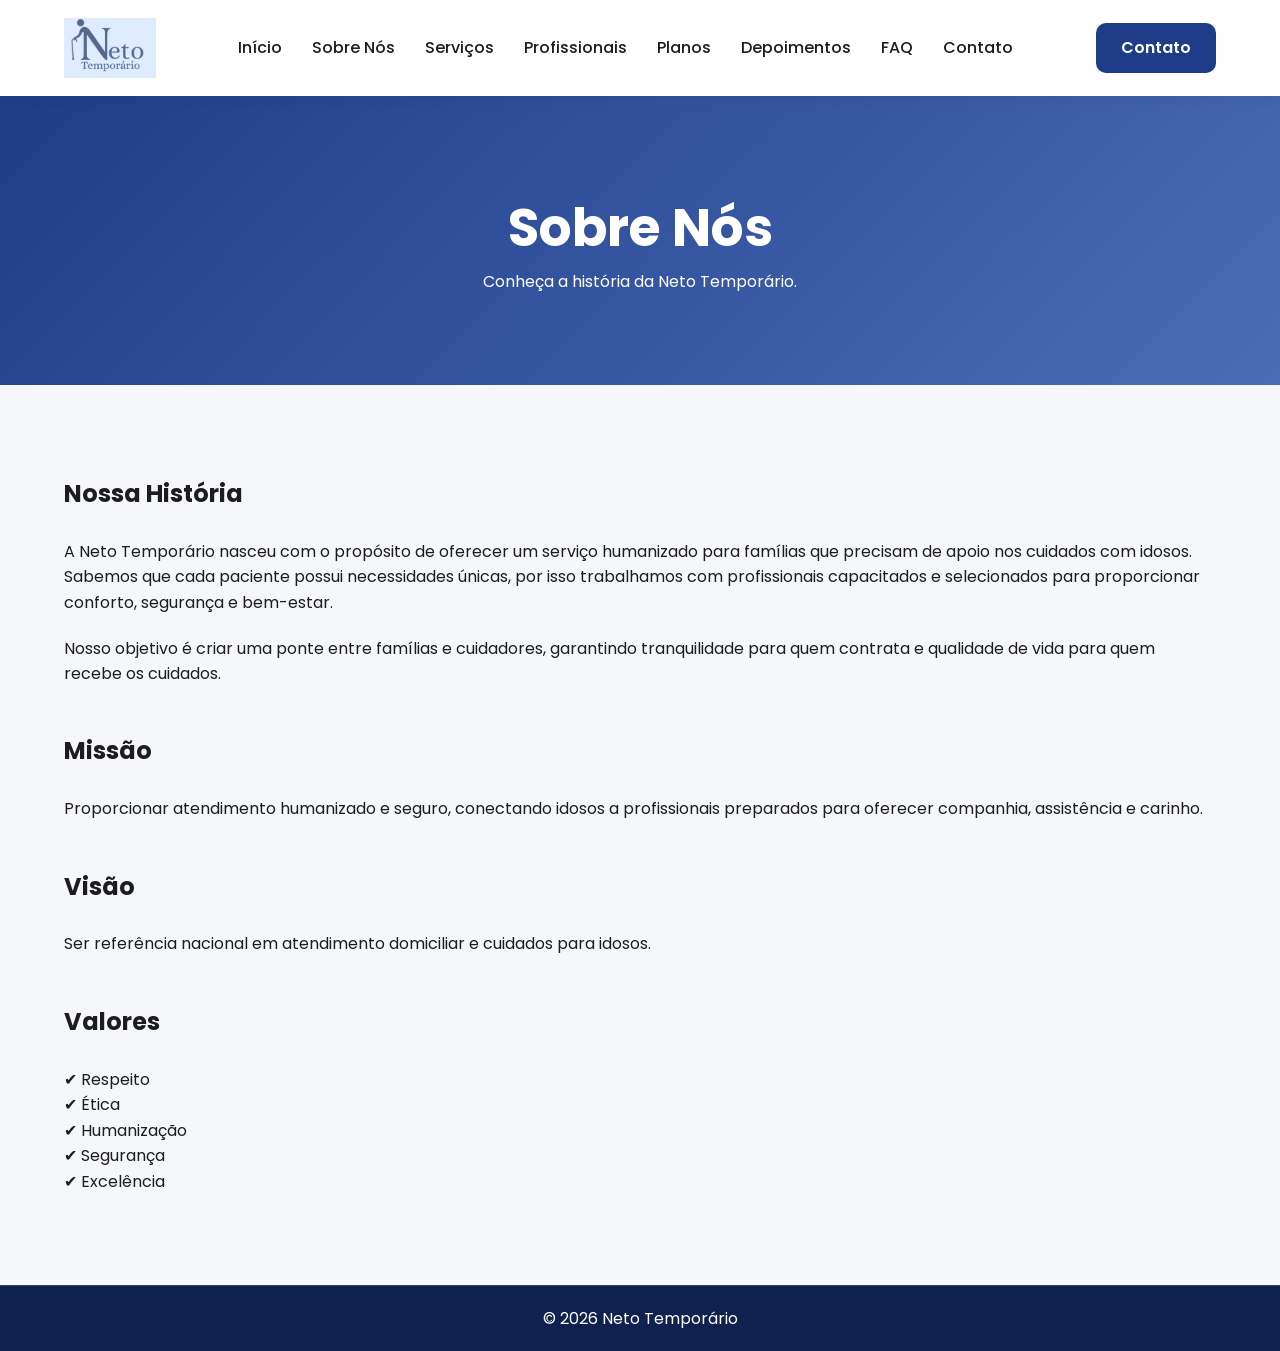
<file: neto-temporario-site/sobre.html>
<!DOCTYPE html>
<html lang="pt-BR">

<head>

<meta charset="UTF-8">
<meta name="viewport" content="width=device-width, initial-scale=1.0">

<title>Sobre Nós | Neto Temporário</title>

<link rel="stylesheet" href="css/style.css">

<link href="https://fonts.googleapis.com/css2?family=Poppins:wght@300;400;500;600;700&display=swap" rel="stylesheet">

</head>

<body>

<header>

<div class="container nav-container">

<a href="index.html" class="logo">
<img src="img/logo.png">
</a>

<nav>

<ul>

<li><a href="index.html">Início</a></li>
<li><a href="sobre.html">Sobre Nós</a></li>
<li><a href="servicos.html">Serviços</a></li>
<li><a href="profissionais.html">Profissionais</a></li>
<li><a href="planos.html">Planos</a></li>
<li><a href="depoimentos.html">Depoimentos</a></li>
<li><a href="faq.html">FAQ</a></li>
<li><a href="contato.html">Contato</a></li>

</ul>

</nav>

<a href="contato.html" class="btn-nav">
Contato
</a>

</div>

</header>

<section class="page-banner">

<div class="container">

<h1>Sobre Nós</h1>

<p>
Conheça a história da Neto Temporário.
</p>

</div>

</section>

<section class="content-page">

<div class="container">

<h2>Nossa História</h2>

<br>

<p>

A Neto Temporário nasceu com o propósito de oferecer um serviço
humanizado para famílias que precisam de apoio nos cuidados com idosos.

Sabemos que cada paciente possui necessidades únicas, por isso
trabalhamos com profissionais capacitados e selecionados para
proporcionar conforto, segurança e bem-estar.

</p>

<p>

Nosso objetivo é criar uma ponte entre famílias e cuidadores,
garantindo tranquilidade para quem contrata e qualidade de vida
para quem recebe os cuidados.

</p>

<br>

<h2>Missão</h2>

<br>

<p>

Proporcionar atendimento humanizado e seguro,
conectando idosos a profissionais preparados para oferecer
companhia, assistência e carinho.

</p>

<br>

<h2>Visão</h2>

<br>

<p>

Ser referência nacional em atendimento domiciliar
e cuidados para idosos.

</p>

<br>

<h2>Valores</h2>

<br>

<ul>

<li>✔ Respeito</li>
<li>✔ Ética</li>
<li>✔ Humanização</li>
<li>✔ Segurança</li>
<li>✔ Excelência</li>

</ul>

</div>

</section>

<footer>

<div class="copyright">

© 2026 Neto Temporário

</div>

</footer>

<script src="js/script.js"></script>

<div vw class="enabled">
<div vw-access-button class="active"></div>
<div vw-plugin-wrapper>
<div class="vw-plugin-top-wrapper"></div>
</div>
</div>
<script src="https://vlibras.gov.br/app/vlibras-plugin.js"></script>
<script>
new window.VLibras.Widget('https://vlibras.gov.br/app');
</script>

</body>

</html>
</file>
<file: neto-temporario-site/css/style.css>
*{
    margin:0;
    padding:0;
    box-sizing:border-box;
    font-family:'Poppins',sans-serif;
}

:root{
    --primary:#1f3c88;
    --secondary:#4b6cb7;
    --light:#f5f7fb;
    --white:#ffffff;
    --dark:#1d1d1d;
    --gray:#6c757d;
    --shadow:0 10px 30px rgba(0,0,0,.08);
}

body{
    background:var(--light);
    color:var(--dark);
    line-height:1.6;
}

a{
    text-decoration:none;
}

ul{
    list-style:none;
}

img{
    max-width:100%;
    display:block;
}

.container{
    width:90%;
    max-width:1200px;
    margin:auto;
}

/* HEADER */

header{
    background:white;
    position:sticky;
    top:0;
    z-index:999;
    box-shadow:0 2px 15px rgba(0,0,0,.05);
}

.nav-container{
    display:flex;
    justify-content:space-between;
    align-items:center;
    padding:18px 0;
}

.logo img{
    height:60px;
}

nav ul{
    display:flex;
    gap:30px;
}

nav a{
    color:var(--dark);
    font-weight:500;
    transition:.3s;
}

nav a:hover{
    color:var(--primary);
}

.btn-nav{
    background:var(--primary);
    color:white;
    padding:12px 25px;
    border-radius:10px;
    font-weight:600;
    transition:.3s;
}

.btn-nav:hover{
    background:var(--secondary);
}

/* HERO */

.hero{
    padding:90px 0;
    background:linear-gradient(135deg,#1f3c88,#4b6cb7);
    color:white;
}

.hero-grid{
    display:grid;
    grid-template-columns:1fr 1fr;
    gap:60px;
    align-items:center;
}

.badge{
    background:rgba(255,255,255,.15);
    padding:8px 15px;
    border-radius:30px;
    display:inline-block;
    margin-bottom:20px;
}

.hero h1{
    font-size:56px;
    line-height:1.2;
    margin-bottom:20px;
}

.hero p{
    font-size:18px;
    margin-bottom:30px;
}

.hero-buttons{
    display:flex;
    gap:15px;
    flex-wrap:wrap;
}

.btn-primary{
    background:white;
    color:var(--primary);
    padding:14px 30px;
    border-radius:10px;
    font-weight:600;
}

.btn-secondary{
    border:2px solid white;
    color:white;
    padding:14px 30px;
    border-radius:10px;
    font-weight:600;
}

/* APP MOCKUP */

.phone{
    background:white;
    padding:25px;
    border-radius:30px;
    box-shadow:var(--shadow);
    max-width:350px;
    margin:auto;
}

.app-header{
    text-align:center;
    margin-bottom:20px;
}

.app-header h3{
    color:var(--primary);
}

.app-header small{
    color:gray;
}

.service-box{
    background:#f7f9fc;
    padding:15px;
    border-radius:12px;
    margin-bottom:15px;
    display:flex;
    align-items:center;
    gap:15px;
}

.service-box i{
    width:50px;
    height:50px;
    border-radius:50%;
    background:var(--primary);
    color:white;
    display:flex;
    align-items:center;
    justify-content:center;
}

.service-box h4{
    color:var(--primary);
}

.service-box p{
    color:#333;
}

.service-box h4{
    color:#1f3c88;
}

/* NÚMEROS */

.numbers{
    padding:70px 0;
}

.numbers .container{
    display:grid;
    grid-template-columns:repeat(4,1fr);
    gap:20px;
}

.number-card{
    background:white;
    padding:35px;
    text-align:center;
    border-radius:15px;
    box-shadow:var(--shadow);
}

.number-card h2{
    color:var(--primary);
    font-size:42px;
}

/* TITULOS */

.section-title{
    text-align:center;
    margin-bottom:50px;
}

.section-title span{
    color:var(--primary);
    font-weight:600;
}

.section-title h2{
    font-size:40px;
    margin-top:10px;
}

/* SERVIÇOS */

.services-home{
    padding:100px 0;
}

.services-grid{
    display:grid;
    grid-template-columns:repeat(auto-fit,minmax(250px,1fr));
    gap:25px;
}

.card{
    background:white;
    padding:35px;
    border-radius:20px;
    box-shadow:var(--shadow);
    transition:.3s;
}

.card:hover{
    transform:translateY(-10px);
}

.card i{
    font-size:40px;
    color:var(--primary);
    margin-bottom:20px;
}

.card h3{
    margin-bottom:10px;
}

/* ABOUT */

.about-preview{
    padding:100px 0;
}

.about-grid{
    display:grid;
    grid-template-columns:1fr 1fr;
    gap:60px;
    align-items:center;
}

.about-grid img{
    border-radius:20px;
}

.about-grid span{
    color:var(--primary);
    font-weight:600;
}

.about-grid h2{
    font-size:42px;
    margin:15px 0;
}

.about-grid p{
    margin-bottom:30px;
}

/* CTA */

.cta{
    padding:100px 0;
    background:var(--primary);
    color:white;
    text-align:center;
}

.cta h2{
    font-size:42px;
    margin-bottom:15px;
}

.cta p{
    margin-bottom:30px;
}

/* FOOTER */

footer{
    background:#0f214f;
    color:white;
}

.footer-grid{
    display:grid;
    grid-template-columns:2fr 1fr 1fr;
    gap:50px;
    padding:60px 0;
}

.footer-grid h4{
    margin-bottom:15px;
}

.footer-grid ul li{
    margin-bottom:10px;
}

.footer-grid a{
    color:white;
}

.copyright{
    border-top:1px solid rgba(255,255,255,.15);
    text-align:center;
    padding:20px;
}

/* PÁGINAS INTERNAS */

.page-banner{
    background:linear-gradient(135deg,#1f3c88,#4b6cb7);
    color:white;
    padding:90px 0;
    text-align:center;
}

.page-banner h1{
    font-size:52px;
}

.content-page{
    padding:90px 0;
}

.content-page p{
    margin-bottom:20px;
}

.form-contact{
    background:white;
    padding:40px;
    border-radius:20px;
    box-shadow:var(--shadow);
}

.form-contact input,
.form-contact textarea{
    width:100%;
    padding:15px;
    border:1px solid #ddd;
    border-radius:10px;
    margin-bottom:15px;
}

.form-contact button{
    width:100%;
    background:var(--primary);
    color:white;
    border:none;
    padding:15px;
    border-radius:10px;
    cursor:pointer;
}

.plan-grid{
    display:grid;
    grid-template-columns:repeat(auto-fit,minmax(280px,1fr));
    gap:25px;
}

.plan-card{
    background:white;
    padding:40px;
    border-radius:20px;
    box-shadow:var(--shadow);
    text-align:center;
}

.plan-card h3{
    color:var(--primary);
}

.plan-price{
    font-size:42px;
    font-weight:700;
    margin:20px 0;
}

.faq-item{
    background:white;
    margin-bottom:15px;
    border-radius:12px;
    overflow:hidden;
    box-shadow:var(--shadow);
}

.faq-question{
    padding:20px;
    background:var(--primary);
    color:white;
    cursor:pointer;
    font-weight:600;
}

.faq-answer{
    display:none;
    padding:20px;
}

/* RESPONSIVO */

@media(max-width:991px){

.hero-grid,
.about-grid,
.footer-grid{
    grid-template-columns:1fr;
}

.hero{
    text-align:center;
}

.hero h1{
    font-size:42px;
}

.numbers .container{
    grid-template-columns:1fr 1fr;
}

nav ul{
    gap:12px;
    flex-wrap:wrap;
    justify-content:center;
}

}

@media(max-width:600px){

.hero h1{
    font-size:32px;
}

.section-title h2{
    font-size:30px;
}

.about-grid h2{
    font-size:32px;
}

.cta h2{
    font-size:32px;
}

.numbers .container{
    grid-template-columns:1fr;
}

.btn-nav{
    display:none;
}

}
.card,
.plan-card,
.number-card{
    opacity:0;
    transform:translateY(30px);
    transition:.6s;
}

.card.show,
.plan-card.show,
.number-card.show{
    opacity:1;
    transform:translateY(0);
}

@media(max-width:768px){

.nav-container{
    flex-direction:column;
    gap:15px;
}

.logo img{
    height:50px;
}

nav ul{
    display:flex;
    flex-wrap:wrap;
    justify-content:center;
    gap:10px;
}

.btn-nav{
    display:block;
}

}

@media(max-width:768px){

.hero{
    padding:50px 0;
}

.hero-grid{
    grid-template-columns:1fr;
    text-align:center;
}

.hero h1{
    font-size:32px;
}

.hero p{
    font-size:16px;
}

.hero-buttons{
    justify-content:center;
}

.phone{
    margin-top:30px;
}

}

@media(max-width:768px){

.services-grid{
    grid-template-columns:1fr;
}

.card{
    padding:25px;
}

}

@media(max-width:768px){

.numbers .container{
    grid-template-columns:1fr 1fr;
}

.number-card{
    padding:20px;
}

.number-card h2{
    font-size:28px;
}

}

@media(max-width:768px){

.about-grid{
    grid-template-columns:1fr;
}

.form-contact{
    padding:25px;
}

}
@media(max-width:768px){

.footer-grid{
    grid-template-columns:1fr;
    text-align:center;
}

}

img{
    max-width:100%;
    height:auto;
}

.whatsapp-float{
    position:fixed;
    bottom:20px;
    right:20px;
    width:65px;
    height:65px;
    background:#25D366;
    color:#fff;
    border-radius:50%;
    display:flex;
    align-items:center;
    justify-content:center;
    font-size:30px;
    z-index:9999;
    box-shadow:0 6px 20px rgba(0,0,0,.25);
    transition:.3s;
}

.whatsapp-float:hover{
    transform:scale(1.1);
}

/* PROFISSIONAIS */

.prof-grid{
    display:grid;
    grid-template-columns:repeat(auto-fit,minmax(280px,1fr));
    gap:30px;
}

.prof-card{
    background:white;
    border-radius:20px;
    box-shadow:var(--shadow);
    overflow:hidden;
    transition:.3s;
}

.prof-card:hover{
    transform:translateY(-10px);
}

.prof-photo{
    width:100%;
    height:260px;
    object-fit:cover;
    object-position:top center;
}

.prof-body{
    padding:30px;
}

.prof-name{
    color:var(--primary);
    font-size:24px;
    margin-bottom:2px;
}

.prof-age{
    color:var(--gray);
    font-size:15px;
    margin-bottom:12px;
}

.prof-role{
    color:var(--secondary);
    font-weight:600;
    font-size:15px;
    margin-bottom:15px;
}

.prof-desc{
    color:#444;
    font-size:15px;
    margin-bottom:20px;
}

.prof-rating{
    color:#ffc107;
    font-weight:600;
    margin-bottom:15px;
}

.prof-rating span{
    color:var(--dark);
    font-weight:500;
    margin-left:5px;
}

.prof-tags{
    display:flex;
    flex-wrap:wrap;
    gap:10px;
}

.prof-tag{
    background:var(--light);
    color:var(--primary);
    padding:8px 14px;
    border-radius:30px;
    font-size:13px;
    font-weight:500;
    display:flex;
    align-items:center;
    gap:6px;
}
</file>
